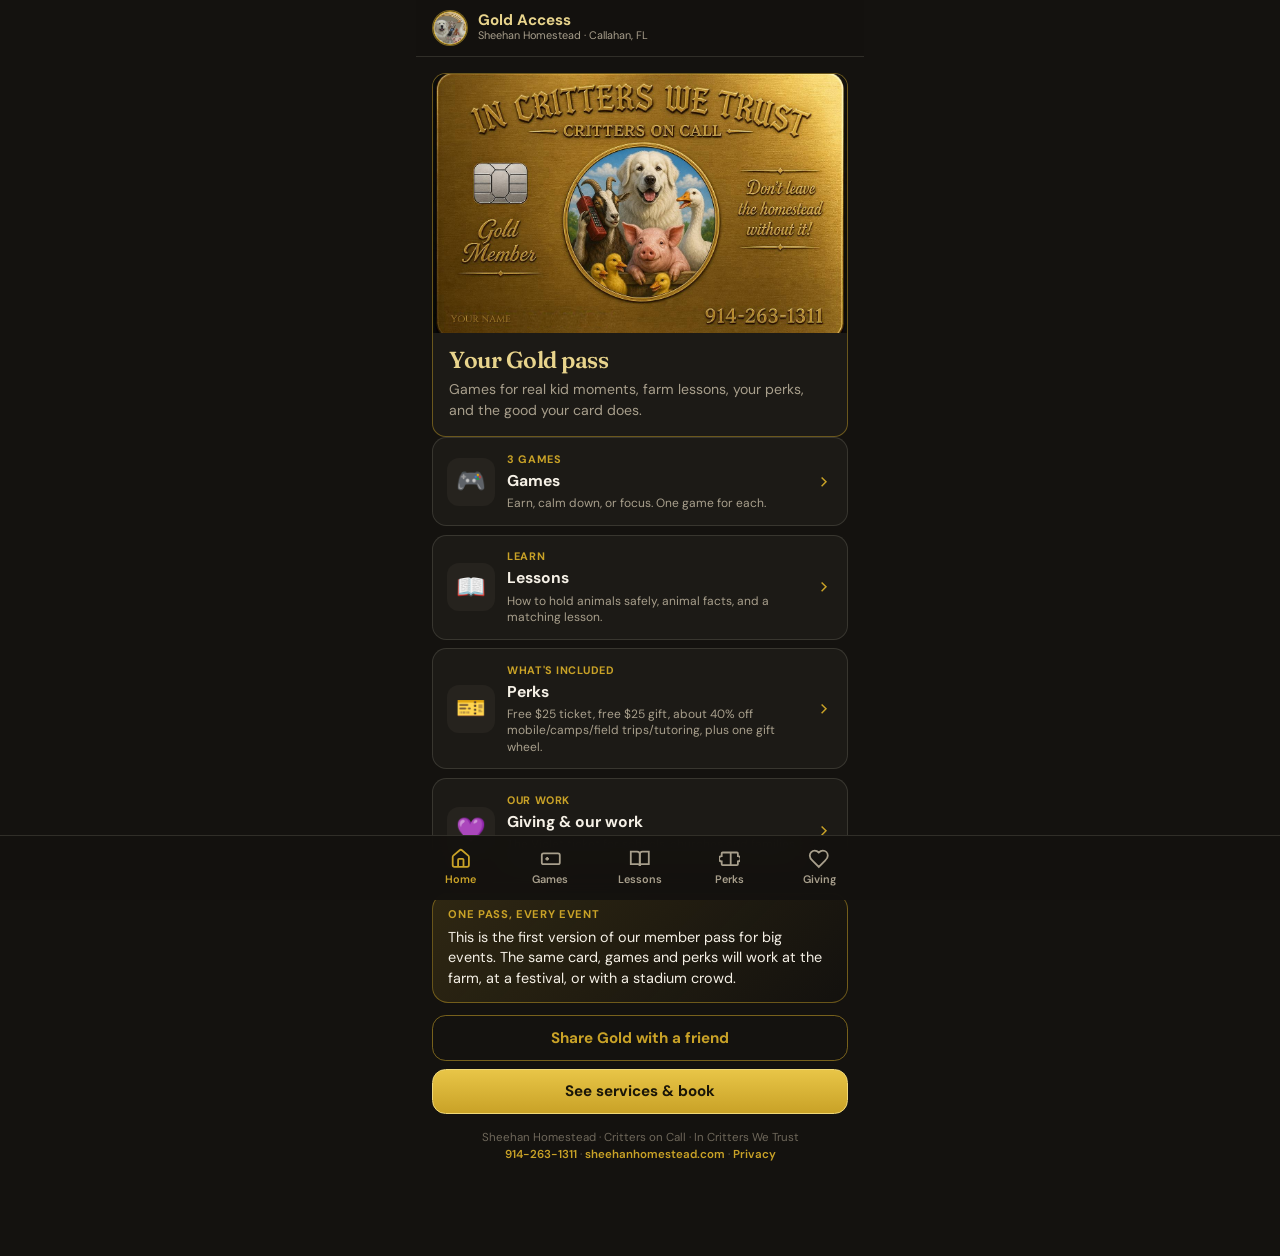
<file: index.html>
<!DOCTYPE html>
<html lang="en">
<head>
<meta charset="UTF-8" />
<meta name="viewport" content="width=device-width, initial-scale=1, viewport-fit=cover" />
<meta name="theme-color" content="#c9a227" />
<meta name="description" content="Sheehan Homestead Gold — three farm games, animal lessons, member perks (~40% off mobile, camps, field trips, tutoring), and one gift wheel. Callahan, FL." />
<meta property="og:title" content="Gold · Sheehan Homestead" />
<meta property="og:description" content="Play, learn, spin & share. Gifted farm fun from Critters on Call." />
<meta property="og:image" content="assets/gold-card.jpg" />
<title>Gold · Sheehan Homestead</title>
<link rel="icon" type="image/png" href="assets/pyrenees-logo.png" />
<link rel="manifest" href="manifest.webmanifest" />
<link rel="apple-touch-icon" href="assets/icons/apple-touch-icon.png" />
<meta name="apple-mobile-web-app-capable" content="yes" />
<meta name="mobile-web-app-capable" content="yes" />
<meta name="apple-mobile-web-app-title" content="Gold" />
<meta name="apple-mobile-web-app-status-bar-style" content="black-translucent" />
<link rel="preconnect" href="https://fonts.googleapis.com" />
<link rel="preconnect" href="https://fonts.gstatic.com" crossorigin />
<link href="https://fonts.googleapis.com/css2?family=DM+Sans:ital,opsz,wght@0,9..40,400;0,9..40,500;0,9..40,600;0,9..40,700;1,9..40,400&family=Fraunces:ital,opsz,wght@0,9..144,500;0,9..144,600;0,9..144,700;1,9..144,500&display=swap" rel="stylesheet" />
<link rel="stylesheet" href="css/styles.css?v=7" />
</head>
<body>
<div class="app">
  <header class="site-header">
    <div class="site-header-inner">
      <a class="brand" href="#home" data-nav="home">
        <img class="brand-logo" src="assets/pyrenees-logo.png" alt="" width="36" height="36" />
        <span>
          <span class="brand-title">Gold Access</span>
          <span class="brand-sub">Sheehan Homestead · Callahan, FL</span>
        </span>
      </a>
    </div>
  </header>

  <main class="main">
    <div class="stack">
      <div class="gift-banner" id="gift-banner" role="status">
        <div class="kicker">Personal gift</div>
        <h2 id="gift-title">Gifted to Miss Lisa</h2>
        <p id="gift-note">A gift from Sheehan Homestead. This Gold access is yours: play, learn, spin, and share with a friend.</p>
        <a class="btn btn-primary btn-block" id="gift-cta" href="#wheels" data-nav="wheels" hidden style="margin-top:0.6rem">Spin your wheel</a>
      </div>

      <!-- HOME: four clean tiles, each with a cliff note. Click to drill down. -->
      <section class="panel is-on" id="panel-home" aria-label="Home">
        <div class="hero-card">
          <img src="assets/gold-card.jpg" alt="Critters on Call Gold membership card" width="1200" height="760" />
          <div class="hero-body">
            <h1>Your Gold pass</h1>
            <p class="lede">Games for real kid moments, farm lessons, your perks, and the good your card does.</p>
          </div>
        </div>
        <a class="door" href="#games" data-nav="games">
          <span class="door-emoji" aria-hidden="true">🎮</span>
          <span class="door-body">
            <span class="door-tag">3 games</span><span class="door-title">Games</span>
            <span class="door-desc">Earn, calm down, or focus. One game for each.</span>
          </span>
          <svg class="door-chevron" viewBox="0 0 24 24" fill="none" stroke="currentColor" stroke-width="2" aria-hidden="true"><path d="m9 18 6-6-6-6"/></svg>
        </a>
        <a class="door" href="#lessons" data-nav="lessons">
          <span class="door-emoji" aria-hidden="true">📖</span>
          <span class="door-body">
            <span class="door-tag">Learn</span><span class="door-title">Lessons</span>
            <span class="door-desc">How to hold animals safely, animal facts, and a matching lesson.</span>
          </span>
          <svg class="door-chevron" viewBox="0 0 24 24" fill="none" stroke="currentColor" stroke-width="2" aria-hidden="true"><path d="m9 18 6-6-6-6"/></svg>
        </a>
        <a class="door" href="#perks" data-nav="perks">
          <span class="door-emoji" aria-hidden="true">🎫</span>
          <span class="door-body">
            <span class="door-tag">What's included</span><span class="door-title">Perks</span>
            <span class="door-desc">Free $25 ticket, free $25 gift, about 40% off mobile/camps/field trips/tutoring, plus one gift wheel.</span>
          </span>
          <svg class="door-chevron" viewBox="0 0 24 24" fill="none" stroke="currentColor" stroke-width="2" aria-hidden="true"><path d="m9 18 6-6-6-6"/></svg>
        </a>
        <a class="door" href="#giving" data-nav="giving">
          <span class="door-emoji" aria-hidden="true">💜</span>
          <span class="door-body">
            <span class="door-tag">Our work</span><span class="door-title">Giving &amp; our work</span>
            <span class="door-desc">The Violet ticket for schools, churches and families in need.</span>
          </span>
          <svg class="door-chevron" viewBox="0 0 24 24" fill="none" stroke="currentColor" stroke-width="2" aria-hidden="true"><path d="m9 18 6-6-6-6"/></svg>
        </a>
        <div class="strip">
          <div class="kicker">One pass, every event</div>
          <p>This is the first version of our member pass for big events. The same card, games and perks will work at the farm, at a festival, or with a stadium crowd.</p>
        </div>
        <div class="btn-row">
          <button class="btn btn-outline btn-block" type="button" id="share-home">Share Gold with a friend</button>
          <button class="btn btn-primary btn-block" type="button" data-contact="Book a service">See services &amp; book</button>
        </div>
        <p class="footer-tiny">Sheehan Homestead · Critters on Call · In Critters We Trust<br />
          <a href="tel:9142631311">914-263-1311</a> ·
          <a href="https://www.sheehanhomestead.com" target="_blank" rel="noopener">sheehanhomestead.com</a> ·
          <a href="privacy/">Privacy</a>
        </p>
      </section>

      <!-- GAMES: rendered from js/gold-config.js (3 core + 1 swap-in slot) -->
      <section class="panel" id="panel-games" aria-label="Games">
        <div class="section-head">
          <a class="back-up" href="#home" data-nav="home">← Home</a>
          <h2>Gold games</h2>
          <p>Pick the game for the moment: earn something, calm down, or focus.</p>
        </div>
        <div id="games-list"></div>
        <details class="fine">
          <summary>How earning works</summary>
          <p>Beat a game's score in one run and Stead Spin opens on that game. Prizes are real and claimed in person at the farm, like a petting zoo visit or a farm gift. Show the screen.</p>
          <p><a href="#wheels" data-nav="wheels">Your gift wheel →</a></p>
        </details>
        <p class="footer-tiny"><a href="https://code4crittersoncallapps.github.io/critters-play/" target="_blank" rel="noopener">More games in the free Critters Play arcade</a> (Ducks to Bed and more)</p>
      </section>

      <!-- LESSONS -->
      <section class="panel" id="panel-lessons" aria-label="Lessons">
        <div class="section-head">
          <a class="back-up" href="#home" data-nav="home">← Home</a>
          <h2>Lessons</h2>
          <p>Short, real farm lessons. Read them before a visit and the animals will thank you.</p>
        </div>
        <a class="door" href="#hold" data-nav="hold">
          <span class="door-emoji" aria-hidden="true">🤲</span>
          <span class="door-body">
            <span class="door-tag">Safety first</span><span class="door-title">How to hold animals safely</span>
            <span class="door-desc">Goats, bunnies, chickens, ducks, piglets and more, step by step.</span>
          </span>
          <svg class="door-chevron" viewBox="0 0 24 24" fill="none" stroke="currentColor" stroke-width="2" aria-hidden="true"><path d="m9 18 6-6-6-6"/></svg>
        </a>
        <a class="door" href="#facts" data-nav="facts">
          <span class="door-emoji" aria-hidden="true">📚</span>
          <span class="door-body">
            <span class="door-tag">25 facts</span><span class="door-title">Animal facts</span>
            <span class="door-desc">25 true, kid-friendly facts from our Callahan herd.</span>
          </span>
          <svg class="door-chevron" viewBox="0 0 24 24" fill="none" stroke="currentColor" stroke-width="2" aria-hidden="true"><path d="m9 18 6-6-6-6"/></svg>
        </a>
        <a class="door" href="https://code4crittersoncallapps.github.io/critters-play/critter-match.html" target="_blank" rel="noopener">
          <span class="door-emoji" aria-hidden="true">🎯</span>
          <span class="door-body">
            <span class="door-tag">Matching</span><span class="door-title">Matching lesson: Critter Match</span>
            <span class="door-desc">Match our animals to learn their names and faces.</span>
          </span>
          <svg class="door-chevron" viewBox="0 0 24 24" fill="none" stroke="currentColor" stroke-width="2" aria-hidden="true"><path d="M7 17 17 7M8 7h9v9"/></svg>
        </a>
      </section>

      <!-- PERKS: wording from the Gold talk track (bdr/scripts/06_gold_card_pitch.md) and pricing.html -->
      <section class="panel" id="panel-perks" aria-label="Perks">
        <div class="section-head">
          <a class="back-up" href="#home" data-nav="home">← Home</a>
          <h2>What's included in Gold</h2>
          <p>Show your Gold screen at the farm or mention it when you book.</p>
        </div>
        <button class="door" type="button" data-contact="Gold: free $25 farm ticket">
          <span class="door-emoji" aria-hidden="true">🎟️</span>
          <span class="door-body">
            <span class="door-tag">Included</span><span class="door-title">Free $25 farm ticket</span>
            <span class="door-desc">A free 2-person farm visit (our $25 Visit Us ticket). Tap to claim.</span>
          </span>
          <svg class="door-chevron" viewBox="0 0 24 24" fill="none" stroke="currentColor" stroke-width="2" aria-hidden="true"><path d="m9 18 6-6-6-6"/></svg>
        </button>
        <button class="door" type="button" data-contact="Gold: free $25 farm gift">
          <span class="door-emoji" aria-hidden="true">🎁</span>
          <span class="door-body">
            <span class="door-tag">Included</span><span class="door-title">Free $25 farm gift</span>
            <span class="door-desc">A $25 farm gift credit. Tap to arrange pickup.</span>
          </span>
          <svg class="door-chevron" viewBox="0 0 24 24" fill="none" stroke="currentColor" stroke-width="2" aria-hidden="true"><path d="m9 18 6-6-6-6"/></svg>
        </button>
        <button class="door" type="button" data-contact="Gold: ~40% off mobile, camps, field trips, tutoring">
          <span class="door-emoji" aria-hidden="true">🚚</span>
          <span class="door-body">
            <span class="door-tag">Member pricing</span><span class="door-title">About 40% off mobile, camps, field trips &amp; tutoring</span>
            <span class="door-desc">Mobile services, camps, field trips, and heavier tutoring support packages.</span>
          </span>
          <svg class="door-chevron" viewBox="0 0 24 24" fill="none" stroke="currentColor" stroke-width="2" aria-hidden="true"><path d="m9 18 6-6-6-6"/></svg>
        </button>
        <details class="fine">
          <summary>The fine print</summary>
          <p>Mobile visits: 25% off services and 50% off travel, which works out to about 40% off a typical visit.</p>
          <p>Same member pricing idea on camps, field trips, and heavier tutoring support packages. Ask us for your exact member price.</p>
          <p>Joining for $50? The $50 goes toward your next mobile or farm booking.</p>
          <p>Founding Gold: the first 1,000 people who spend $1 or more get a numbered Founding card.</p>
        </details>
        <a class="door" href="#wheels" data-nav="wheels">
          <span class="door-emoji" aria-hidden="true">🎡</span>
          <span class="door-body">
            <span class="door-tag">1 gift wheel · 1 spin a month</span><span class="door-title">Your gift wheel</span>
            <span class="door-desc">Stead Spin. Send a spin to a friend.</span>
          </span>
          <svg class="door-chevron" viewBox="0 0 24 24" fill="none" stroke="currentColor" stroke-width="2" aria-hidden="true"><path d="m9 18 6-6-6-6"/></svg>
        </a>
      </section>

      <!-- GIVING / OUR WORK -->
      <section class="panel" id="panel-giving" aria-label="Giving and our work">
        <div class="section-head">
          <a class="back-up" href="#home" data-nav="home">← Home</a>
          <h2>Giving &amp; our work</h2>
          <p>Your Gold card helps us bring animals to kids who don't get to see them.</p>
        </div>
        <button class="door" type="button" data-contact="Violet ticket for a school, church, or family in need">
          <span class="door-emoji" aria-hidden="true">💜</span>
          <span class="door-body">
            <span class="door-tag">Giving</span><span class="door-title">Violet ticket</span>
            <span class="door-desc">Named for our daughter, Violet. A discounted rate for schools, churches and families in need.</span>
          </span>
          <svg class="door-chevron" viewBox="0 0 24 24" fill="none" stroke="currentColor" stroke-width="2" aria-hidden="true"><path d="m9 18 6-6-6-6"/></svg>
        </button>
        <button class="door" type="button" data-contact="Tell me about your services">
          <span class="door-emoji" aria-hidden="true">🌳</span>
          <span class="door-body">
            <span class="door-tag">Our work</span><span class="door-title">The work we do</span>
            <span class="door-desc">Mobile petting zoos, farm visits, STEM on Call classes, homeschool, camps and calm bunny visits for seniors.</span>
          </span>
          <svg class="door-chevron" viewBox="0 0 24 24" fill="none" stroke="currentColor" stroke-width="2" aria-hidden="true"><path d="m9 18 6-6-6-6"/></svg>
        </button>
        <a class="door" href="sms:9142631311">
          <span class="door-emoji" aria-hidden="true">💬</span>
          <span class="door-body">
            <span class="door-tag">Refer</span><span class="door-title">Know a school or church?</span>
            <span class="door-desc">Text us at 914-263-1311 and we'll reach out.</span>
          </span>
          <svg class="door-chevron" viewBox="0 0 24 24" fill="none" stroke="currentColor" stroke-width="2" aria-hidden="true"><path d="m9 18 6-6-6-6"/></svg>
        </a>
      </section>

      <!-- HOLD -->
      <section class="panel" id="panel-hold" aria-label="How to hold">
        <div class="section-head">
          <a class="back-up" href="#lessons" data-nav="lessons">← Lessons</a>
          <h2>How to hold the animals</h2>
          <p>Calm voice. Soft hands. Always with a grown-up nearby. Same protocol we teach helpers on Critters on Call.</p>
        </div>
        <div id="hold-list"></div>
      </section>

      <!-- FACTS -->
      <section class="panel" id="panel-facts" aria-label="Facts">
        <div class="section-head">
          <a class="back-up" href="#lessons" data-nav="lessons">← Lessons</a>
          <h2>25 farm animal facts</h2>
          <p>Real herd knowledge from Sheehan Homestead — goats, ducks, Pyrenees, chickens, bunnies, and more.</p>
        </div>
        <div id="facts-list"></div>
      </section>

      <!-- WHEELS: one gift wheel (Stead Spin). One spin per month on this device. -->
      <section class="panel" id="panel-wheels" aria-label="Your gift wheel">
        <div class="section-head">
          <a class="back-up" href="#perks" data-nav="perks">← Perks</a>
          <h2>Your gift wheel</h2>
          <p>One gift wheel. Gold members get one spin every month. Prizes are claimed in person at the farm.</p>
        </div>
        <a class="door" href="https://code4crittersoncallapps.github.io/critters-on-call/giving-wheel/" target="_blank" rel="noopener" id="gift-door">
          <span class="door-emoji" aria-hidden="true">🎁</span>
          <span class="door-body">
            <span class="door-tag" id="gift-status">1 spin this month</span><span class="door-title">Gift wheel · Stead Spin</span>
            <span class="door-desc">16 chances to win farm gifts and tickets.</span>
          </span>
          <svg class="door-chevron" viewBox="0 0 24 24" fill="none" stroke="currentColor" stroke-width="2" aria-hidden="true"><path d="M7 17 17 7M8 7h9v9"/></svg>
        </a>
        <div class="send-card">
          <div class="kicker">Send a wheel</div>
          <p>Give someone their own spin on the gift wheel. They get a link with their name on it.</p>
          <label class="field-label" for="send-name">Their first name</label>
          <input class="field" id="send-name" type="text" maxlength="40" autocomplete="off" placeholder="e.g. Jake" />
          <button class="btn btn-primary btn-block" type="button" id="send-btn">Send a gift wheel</button>
          <p class="send-out" id="send-out" hidden></p>
        </div>
        <p class="footer-tiny">One spin per month on this device · Free Spin doesn't count · honor system</p>
      </section>
    </div>
  </main>


  <div class="contact-sheet" id="contact-sheet" hidden>
    <button type="button" class="contact-sheet-backdrop" id="contact-close-bg" aria-label="Close"></button>
    <div class="contact-sheet-panel" role="dialog" aria-modal="true" aria-labelledby="contact-sheet-title">
      <div class="contact-sheet-grab" aria-hidden="true"></div>
      <h2 id="contact-sheet-title">How do you want to reach us?</h2>
      <p class="contact-sheet-sub" id="contact-sheet-sub">Pick email, call or text, WhatsApp, Facebook, or booking help.</p>
      <a class="door" id="contact-email" href="#"><span class="door-emoji" aria-hidden="true">✉️</span><span class="door-body"><span class="door-title">Email</span><span class="door-desc">sheehanhomestead@gmail.com</span></span></a>
      <a class="door" id="contact-call" href="tel:9142631311"><span class="door-emoji" aria-hidden="true">📞</span><span class="door-body"><span class="door-title">Call</span><span class="door-desc">914-263-1311</span></span></a>
      <a class="door" id="contact-text" href="sms:9142631311"><span class="door-emoji" aria-hidden="true">💬</span><span class="door-body"><span class="door-title">Text</span><span class="door-desc">914-263-1311</span></span></a>
      <a class="door" id="contact-wa" href="https://wa.me/19142631311" target="_blank" rel="noopener"><span class="door-emoji" aria-hidden="true">🟢</span><span class="door-body"><span class="door-title">WhatsApp</span><span class="door-desc">Message us on WhatsApp</span></span></a>
      <a class="door" id="contact-fb" href="https://www.facebook.com/profile.php?id=61556795506312" target="_blank" rel="noopener"><span class="door-emoji" aria-hidden="true">📘</span><span class="door-body"><span class="door-title">Facebook DM</span><span class="door-desc">Message Sheehan Homestead</span></span></a>
      <a class="door" id="contact-help" href="https://www.sheehanhomestead.com/booking-help" target="_blank" rel="noopener"><span class="door-emoji" aria-hidden="true">🧾</span><span class="door-body"><span class="door-title">Booking help page</span><span class="door-desc">sheehanhomestead.com/booking-help</span></span></a>
      <button class="btn btn-ghost btn-block" type="button" id="contact-close">Not now</button>
    </div>
  </div>
  <nav class="bottom-nav" aria-label="Primary">
    <div class="bottom-nav-inner">
      <a class="nav-link is-active" href="#home" data-nav="home">
        <svg viewBox="0 0 24 24" fill="none" stroke="currentColor" stroke-width="2" aria-hidden="true"><path d="M15 21v-8a1 1 0 0 0-1-1h-4a1 1 0 0 0-1 1v8"/><path d="M3 10a2 2 0 0 1 .709-1.528l7-5.999a2 2 0 0 1 2.582 0l7 5.999A2 2 0 0 1 21 10v9a2 2 0 0 1-2 2H5a2 2 0 0 1-2-2z"/></svg>
        Home
      </a>
      <a class="nav-link" href="#games" data-nav="games">
        <svg viewBox="0 0 24 24" fill="none" stroke="currentColor" stroke-width="2" aria-hidden="true"><rect x="2" y="6" width="20" height="12" rx="2"/><path d="M6 12h4M8 10v4M15 11h.01M18 13h.01"/></svg>
        Games
      </a>
      <a class="nav-link" href="#lessons" data-nav="lessons">
        <svg viewBox="0 0 24 24" fill="none" stroke="currentColor" stroke-width="2" aria-hidden="true"><path d="M2 4h7a3 3 0 0 1 3 3v13a2 2 0 0 0-2-2H2z"/><path d="M22 4h-7a3 3 0 0 0-3 3v13a2 2 0 0 1 2-2h8z"/></svg>
        Lessons
      </a>
      <a class="nav-link" href="#perks" data-nav="perks">
        <svg viewBox="0 0 24 24" fill="none" stroke="currentColor" stroke-width="2" aria-hidden="true"><path d="M3 9a2 2 0 0 0 0 6v3a1 1 0 0 0 1 1h16a1 1 0 0 0 1-1v-3a2 2 0 0 0 0-6V6a1 1 0 0 0-1-1H4a1 1 0 0 0-1 1z"/><path d="M13 5v14"/></svg>
        Perks
      </a>
      <a class="nav-link" href="#giving" data-nav="giving">
        <svg viewBox="0 0 24 24" fill="none" stroke="currentColor" stroke-width="2" aria-hidden="true"><path d="M19 14c1.49-1.46 3-3.21 3-5.5A5.5 5.5 0 0 0 16.5 3c-1.76 0-3 .5-4.5 2-1.5-1.5-2.74-2-4.5-2A5.5 5.5 0 0 0 2 8.5c0 2.3 1.5 4.05 3 5.5l7 7Z"/></svg>
        Giving
      </a>
    </div>
  </nav>
</div>
<div class="share-toast" id="share-toast" role="status">Link copied</div>

<script>
if ("serviceWorker" in navigator) {
  window.addEventListener("load", function () { navigator.serviceWorker.register("sw.js", { scope: "./" }).catch(function () {}); });
}
</script>
<script src="js/gold-config.js?v=7"></script>
<script>
(function () {
  var PLAY = "https://code4crittersoncallapps.github.io/critters-play/";
  var SERVICES = "https://www.sheehanhomestead.com/services";

  /* Personalized gift: ?for=Lisa → Miss Lisa. Share URL stays generic (no ?for=). */
  function giftNameFromParam(raw) {
    if (!raw) return null;
    var s = String(raw).trim().replace(/[+_]/g, " ").slice(0, 40);
    if (!s) return null;
    return s.replace(/\b\w/g, function (c) { return c.toUpperCase(); });
  }
  var params = new URLSearchParams(location.search);
  var forName = giftNameFromParam(params.get("for"));
  var giftBanner = document.getElementById("gift-banner");
  if (forName) {
    var pretty = /^lisa$/i.test(forName) ? "Miss Lisa" : (/^miss\s/i.test(forName) ? forName : "Miss " + forName);
    document.getElementById("gift-title").textContent = "Gifted to " + pretty;
    document.getElementById("gift-note").textContent =
      "A gift from Sheehan Homestead. This Gold access is yours: play, learn, spin, and share with a friend.";
    var sentWheel = params.get("wheel");
    if (sentWheel === "gift" || sentWheel === "referral") {
      document.getElementById("gift-title").textContent = forName + ", a Gold member sent you a spin";
      document.getElementById("gift-note").textContent =
        "Your spin on the Stead Spin gift wheel is ready. Prizes are claimed in person at Sheehan Homestead.";
      var cta = document.getElementById("gift-cta");
      cta.hidden = false;
      cta.removeAttribute("data-nav");
      cta.href = "https://code4crittersoncallapps.github.io/critters-on-call/giving-wheel/";
      cta.target = "_blank"; cta.rel = "noopener";
      cta.textContent = "Spin your gift wheel";
      pretty = forName;
    }
    giftBanner.classList.add("is-on");
    document.title = "Gold for " + pretty + " · Sheehan Homestead";
  }

  function genericShareUrl() {
    var u = new URL(location.href);
    u.search = "";
    u.hash = "";
    /* Prefer clean live path without query */
    return u.origin + u.pathname.replace(/index\.html$/, "");
  }

  async function shareGold() {
    var url = genericShareUrl();
    var title = "Gold · Sheehan Homestead";
    var text = "Play farm games, learn how to hold the animals, read 25 facts, and spin a prize — from Sheehan Homestead / Critters on Call.";
    try {
      if (navigator.share) {
        await navigator.share({ title: title, text: text, url: url });
        toast("Shared");
        return;
      }
    } catch (e) {
      if (e && e.name === "AbortError") return;
    }
    try {
      await navigator.clipboard.writeText(url);
      toast("Link copied");
    } catch (e2) {
      prompt("Copy this Gold link:", url);
    }
  }
  function toast(msg) {
    var el = document.getElementById("share-toast");
    el.textContent = msg;
    el.classList.add("is-on");
    clearTimeout(toast._t);
    toast._t = setTimeout(function () { el.classList.remove("is-on"); }, 1800);
  }
  document.getElementById("share-home").addEventListener("click", shareGold);

  /* Gold games, from js/gold-config.js */
  (function renderGames() {
    var list = document.getElementById("games-list");
    var games = window.GOLD_GAMES || [];
    var base = window.GOLD_PLAY || PLAY;
    var chev = '<svg class="door-chevron" viewBox="0 0 24 24" fill="none" stroke="currentColor" stroke-width="2" aria-hidden="true"><path d="M7 17 17 7M8 7h9v9"/></svg>';
    function esc(t) { return String(t).replace(/[&<>"]/g, function (c) { return { "&": "&amp;", "<": "&lt;", ">": "&gt;", '"': "&quot;" }[c]; }); }
    games.forEach(function (g) {
      var live = g.status === "live" && g.href;
      var icon = g.thumb
        ? '<img class="door-thumb" src="' + esc(g.thumb) + '" alt="" width="48" height="48" />'
        : '<span class="door-emoji" aria-hidden="true">' + esc(g.emoji || "🎮") + "</span>";
      var body =
        icon +
        '<span class="door-body">' +
        '<span class="door-tag tone-' + esc(g.tone || "soon") + '">' + esc(g.problem) + "</span>" +
        '<span class="door-title">' + esc(g.title) + "</span>" +
        '<span class="door-solves">' + esc(g.solves) + "</span>" +
        '<span class="door-desc">' + esc(g.note) + "</span>" +
        "</span>";
      var el;
      if (live) {
        el = document.createElement("a");
        el.href = /^https?:/.test(g.href) ? g.href : base + g.href;
        el.target = "_blank";
        el.rel = "noopener";
        el.innerHTML = body + chev;
      } else {
        el = document.createElement("div");
        el.setAttribute("aria-disabled", "true");
        el.innerHTML = body;
      }
      el.className = "door door-game" + (live ? "" : " is-soon");
      el.setAttribute("data-game", g.id);
      list.appendChild(el);
    });
  })();

  /* Monthly gift-wheel lock (device localStorage, Eastern time month). ?reset=1 clears it. */
  var GIFT_KEY = "gold_gift_spin_month_v1";
  function monthKey(d) {
    try {
      var p = new Intl.DateTimeFormat("en-CA", { timeZone: "America/New_York", year: "numeric", month: "2-digit" }).formatToParts(d || new Date());
      var y = "", m = "";
      p.forEach(function (x) { if (x.type === "year") y = x.value; if (x.type === "month") m = x.value; });
      return y + "-" + m;
    } catch (e) { var n = d || new Date(); return n.getFullYear() + "-" + String(n.getMonth() + 1).padStart(2, "0"); }
  }
  function nextMonthName() {
    var n = new Date(); var d = new Date(n.getFullYear(), n.getMonth() + 1, 1);
    return d.toLocaleString("en-US", { month: "long" });
  }
  function usedThisMonth(key) { try { return localStorage.getItem(key) === monthKey(); } catch (e) { return false; } }
  function markUsed(key) { try { localStorage.setItem(key, monthKey()); } catch (e) {} }
  if (params.get("reset") === "1") { try { localStorage.removeItem(GIFT_KEY); } catch (e) {} }
  function syncWheelStatus() {
    var g = usedThisMonth(GIFT_KEY);
    var gs = document.getElementById("gift-status");
    if (gs) gs.textContent = g ? "Spun this month · next in " + nextMonthName() : "1 spin this month";
    var gd = document.getElementById("gift-door");
    if (gd) gd.classList.toggle("is-used", g);
  }
  window.GoldWheels = { used: usedThisMonth, mark: markUsed, sync: syncWheelStatus, GIFT_KEY: GIFT_KEY, nextMonthName: nextMonthName };
  syncWheelStatus();
  document.getElementById("gift-door").addEventListener("click", function (e) {
    if (usedThisMonth(GIFT_KEY)) {
      e.preventDefault();
      toast("Gift wheel used this month · next in " + nextMonthName());
      return;
    }
    markUsed(GIFT_KEY);
    setTimeout(syncWheelStatus, 50);
  });

  /* Send a gift wheel: ?for=Name&wheel=gift */
  document.getElementById("send-btn").addEventListener("click", async function () {
    var raw = document.getElementById("send-name").value.trim().slice(0, 40);
    var out = document.getElementById("send-out");
    if (!raw) { toast("Add their first name"); document.getElementById("send-name").focus(); return; }
    var url = genericShareUrl() + "?for=" + encodeURIComponent(raw) + "&wheel=gift";
    var text = raw + ", you've got a spin on the Sheehan Homestead gift wheel. Prizes are claimed at the farm.";
    out.hidden = false;
    out.textContent = url;
    try {
      if (navigator.share) { await navigator.share({ title: "A spin for " + raw, text: text, url: url }); toast("Sent"); return; }
    } catch (e) { if (e && e.name === "AbortError") return; }
    try { await navigator.clipboard.writeText(url); toast("Link copied · paste it in a text"); }
    catch (e2) { prompt("Copy this link:", url); }
  });

  /* Contact sheet for booking / perk CTAs (no GitHub booking forms) */
  var contactSheet = document.getElementById("contact-sheet");
  function openContact(topic) {
    var sub = document.getElementById("contact-sheet-sub");
    sub.textContent = topic
      ? ("About: " + topic + ". Pick email, call or text, WhatsApp, Facebook, or booking help.")
      : "Pick email, call or text, WhatsApp, Facebook, or booking help.";
    var mail = document.getElementById("contact-email");
    var subj = encodeURIComponent(topic || "Gold membership");
    var body = encodeURIComponent("Hi — I'm a Gold member (or interested in Gold).\n\nTopic: " + (topic || "general") + "\n\n");
    mail.href = "mailto:sheehanhomestead@gmail.com?subject=" + subj + "&body=" + body;
    var sms = document.getElementById("contact-text");
    sms.href = "sms:9142631311?&body=" + encodeURIComponent((topic || "Gold") + " — ");
    var wa = document.getElementById("contact-wa");
    wa.href = "https://wa.me/19142631311?text=" + encodeURIComponent((topic || "Gold") + " — ");
    contactSheet.hidden = false;
    document.body.classList.add("sheet-open");
  }
  function closeContact() {
    contactSheet.hidden = true;
    document.body.classList.remove("sheet-open");
  }
  document.querySelectorAll("[data-contact]").forEach(function (el) {
    el.addEventListener("click", function (e) {
      e.preventDefault();
      openContact(el.getAttribute("data-contact") || "");
    });
  });
  document.getElementById("contact-close").addEventListener("click", closeContact);
  document.getElementById("contact-close-bg").addEventListener("click", closeContact);

  /* Tabs */
  var panels = ["home", "games", "lessons", "perks", "giving", "hold", "facts", "wheels"];
  /* Sub-panels light up their parent tab */
  var NAV_PARENT = { hold: "lessons", facts: "lessons", wheels: "perks" };
  function showPanel(id) {
    if (panels.indexOf(id) < 0) id = "home";
    panels.forEach(function (p) {
      var el = document.getElementById("panel-" + p);
      if (el) el.classList.toggle("is-on", p === id);
    });
    document.querySelectorAll(".nav-link").forEach(function (a) {
      a.classList.toggle("is-active", a.getAttribute("data-nav") === (NAV_PARENT[id] || id));
    });
    window.scrollTo({ top: 0, behavior: "smooth" });
  }
  function navFromHash() {
    var h = (location.hash || "#home").replace(/^#/, "") || "home";
    showPanel(panels.indexOf(h) >= 0 ? h : "home");
  }
  document.querySelectorAll("[data-nav]").forEach(function (el) {
    el.addEventListener("click", function (e) {
      var id = el.getAttribute("data-nav");
      if (!id) return;
      e.preventDefault();
      /* keep ?for= in search; panel lives in hash */
      var qs = forName ? ("?for=" + encodeURIComponent(params.get("for")) + (params.get("wheel") ? "&wheel=" + encodeURIComponent(params.get("wheel")) : "")) : "";
      history.replaceState(null, "", qs + "#" + id);
      showPanel(id);
    });
  });
  window.addEventListener("hashchange", navFromHash);
  navFromHash();

  /* How to hold */
  var HOLDS = [
    { emoji: "🐐", tag: "Goats · Nigerian Dwarf", title: "Scoop chest + caboose",
      steps: [
        "Stand beside the goat — calm voice, no chasing.",
        "Slide one arm under the chest (behind the front legs).",
        "Support the hindquarters (the caboose) with your other arm.",
        "Hold close to your body. Set rear feet down first.",
        "Latch pens — these little escape artists love an open gate."
      ],
      never: "Never lift by horns, collar, or tail. Never drag." },
    { emoji: "🐰", tag: "Bunnies", title: "Chest + hindquarters",
      steps: [
        "Sit or kneel so you're low and calm.",
        "Support the chest with one hand.",
        "Cup the hindquarters (caboose) with the other — backs are delicate.",
        "Hold close to your body. Soft pets on back or head.",
        "Set rear feet first, then front — never drop."
      ],
      never: "Never pick up by the ears. Never dangle. Never chase." },
    { emoji: "🐔", tag: "Chickens", title: "Both hands, wings tucked",
      steps: [
        "Approach slowly from the side — no dive-bombs.",
        "Use both hands. Tuck wings gently against the body.",
        "Support the feet from underneath.",
        "Keep the bird upright and close to you.",
        "Set down gently inside the pen."
      ],
      never: "Never one-handed wing grabs. Never by the beak or feet alone." },
    { emoji: "🦆", tag: "Ducks", title: "Wings in, belly support",
      steps: [
        "Corral gently — ducks prefer a calm scoop to a chase.",
        "Both hands: wings tucked, belly and feet supported.",
        "Keep the head free; don't squeeze the chest hard.",
        "Carry low and steady to the pen or pond edge.",
        "Feet down first on soft ground or shallow water edge."
      ],
      never: "Never swing by the wings or neck. No one-hand grabs." },
    { emoji: "🐷", tag: "Piglets", title: "Football hold (belly up support)",
      steps: [
        "Kneel. Let the piglet settle — they wriggle when scared.",
        "Scoop under the belly with both arms / a secure football hold.",
        "Support the chest and hind so they can't reverse out.",
        "Keep them close; talk soft. Short carries only.",
        "Set all four feet down together on solid ground."
      ],
      never: "Never by the ears, tail, or a single leg. No dangling." },
    { emoji: "🐹", tag: "Guinea pigs", title: "Two-hand scoop",
      steps: [
        "Cup both hands under the belly — full body support.",
        "Keep them against your chest so they feel secure.",
        "Move slow; guinea pigs startle at sudden lifts.",
        "Pet gently on the back once settled.",
        "Return to a soft, enclosed spot — no high drops."
      ],
      never: "Never squeeze. Never drop from height. Never grab by scruff alone." },
    { emoji: "🐑", tag: "Sheep / lambs (when on visit)", title: "Chest + rump, stay low",
      steps: [
        "Kneel or crouch — don't try a high lift.",
        "Arm under chest, other hand supporting the rump.",
        "Keep the head free and the body level.",
        "Short, calm carries to a pen or photo spot.",
        "Feet down together; give them a second to stand."
      ],
      never: "Never by the wool alone or by horns. No dragging." }
  ];
  var holdList = document.getElementById("hold-list");
  HOLDS.forEach(function (h) {
    var steps = h.steps.map(function (s) { return "<li>" + s + "</li>"; }).join("");
    holdList.innerHTML +=
      '<article class="hold-card">' +
      '<div class="emoji">' + h.emoji + '</div>' +
      '<div class="tag">' + h.tag + '</div>' +
      '<h3>' + h.title + '</h3>' +
      '<ol class="hold-steps">' + steps + '</ol>' +
      '<div class="hold-never"><strong>Never:</strong> ' + h.never.replace(/^Never:\s*/i, "") + "</div>" +
      "</article>";
  });

  /* 25 kid-friendly facts */
  var FACTS = [
    { e: "🐐", t: "Goats", title: "Boys corral travel set", body: "A set of four boy goats often travel together for Critters on Call visits — about 30–40 lb each." },
    { e: "🐐", t: "Goats", title: "Nigerian Dwarf standouts", body: "Our Nigerian Dwarf goats are S-tier for kid-friendly farm visits — small, calm, and easy to hold." },
    { e: "🐐", t: "Goats", title: "Clever goats", body: "Some goats are very smart — watch the clever ones. They figure out gates before you do." },
    { e: "🐐", t: "Goats", title: "Not every goat travels", body: "In some trios, only one goat is comfortable going off-farm. The others prefer to stay home." },
    { e: "🐰", t: "Bunnies", title: "Colony life", body: "Our rabbits live together in a bunny hut as a colony — social, not solo cages. Guests often rehome bunnies to us." },
    { e: "🐰", t: "Bunnies", title: "Teeth never stop", body: "A rabbit's teeth grow their whole life. They need hay, wood, or safe chew toys so teeth stay the right length." },
    { e: "🐰", t: "Bunnies", title: "Binkies mean happy", body: "A binky is a jump-twist-kick in the air. When a bunny does that, they're excited and happy!" },
    { e: "🐰", t: "Bunnies", title: "The thump", body: "A hard hind-leg thump can mean danger or I'm upset. Listen with your eyes too." },
    { e: "🐰", t: "Bunnies", title: "About a dozen", body: "The homestead keeps roughly ~12 bunnies — soft, calm, and perfect for gentle hands." },
    { e: "🐰", t: "Bunnies", title: "Never by the ears", body: "Never pick up a bunny by the ears. Support the chest and the hindquarters — the caboose!" },
    { e: "🦆", t: "Ducks", title: "About ~20 ducks", body: "The homestead keeps about ~20 ducks — Pekin-heavy, plus runners, mallards, and Muscovy." },
    { e: "🦆", t: "Ducks", title: "Muscovy stars", body: "A Muscovy duck stars in Evade Elon. Muscovy pairs are easy for kids to remember on farm visits." },
    { e: "🦆", t: "Ducks", title: "Muscovies hiss", body: "Muscovy ducks hiss more than they quack — a fun fact kids learn in Critters Play." },
    { e: "🐔", t: "Chickens", title: "Serama, Silkie & RIR", body: "Petting-zoo chickens include tiny Serama show birds, fluffy Silkies, and classic Rhode Island Reds." },
    { e: "🐔", t: "Chickens", title: "About ~10 zoo chickens", body: "About ~10 petting-zoo chickens travel with Critters on Call and Ann-Marie's STEM framing." },
    { e: "🐔", t: "Chickens", title: "Silkies are fluffy", body: "Silkies are famous for fluffy feathers that feel like soft fur — kids love gentle pets." },
    { e: "🐕", t: "Pyrenees", title: "Lead guardian", body: "A Lead Guardian Great Pyrenees watches the red barn under the live oak — soft with kids, serious about the herd." },
    { e: "🐕", t: "Pyrenees", title: "Guardian trio", body: "A trio of Great Pyrenees guards the homestead. In Pyrenees Guard, kids unlock more guardian dogs as scores climb." },
    { e: "🐕", t: "Pyrenees", title: "Livestock guardians", body: "Great Pyrenees were bred to guard flocks. Soft with kids, serious about the herd — that's the homestead vibe." },
    { e: "🐷", t: "Piglets", title: "Meet the swine", body: "Piglet visits are a try-a-new-service favorite — curious noses, short cuddles, and lots of giggles." },
    { e: "🐹", t: "Guinea pigs", title: "Wheek for treats", body: "Guinea pigs often wheek (a happy squeak) when they hear food bags — they recognize routines fast." },
    { e: "🏡", t: "Homestead", title: "Callahan, Florida", body: "Sheehan Homestead sits at 44065 Cushman Road in Callahan, FL — an educational farm near Jacksonville." },
    { e: "🔬", t: "STEM", title: "STEM on Call", body: "Ann-Marie (STEM educator / COO) frames visits with STEM on Call; Critters on Call brings the mobile petting zoo to schools and communities." },
    { e: "🎫", t: "Gold", title: "Gold is membership + gift + ticket", body: "A Gold card is about membership value — farm gifts, tickets, and member pricing. Ask at the homestead or see services." },
    { e: "💛", t: "Heart", title: "In Critters We Trust", body: "Our motto: In Critters We Trust. Calm animals mean you're doing it right — respect them and treat them well." }
  ];
  var factsList = document.getElementById("facts-list");
  FACTS.forEach(function (f, i) {
    factsList.innerHTML +=
      '<article class="fact-card">' +
      '<span class="fact-num">' + (i + 1) + " / 25</span>" +
      '<div class="emoji">' + f.e + "</div>" +
      '<div class="tag">' + f.t + "</div>" +
      "<h3>" + f.title + "</h3>" +
      "<p>" + f.body + "</p>" +
      "</article>";
  });
})();
</script>
</body>
</html>
</file>
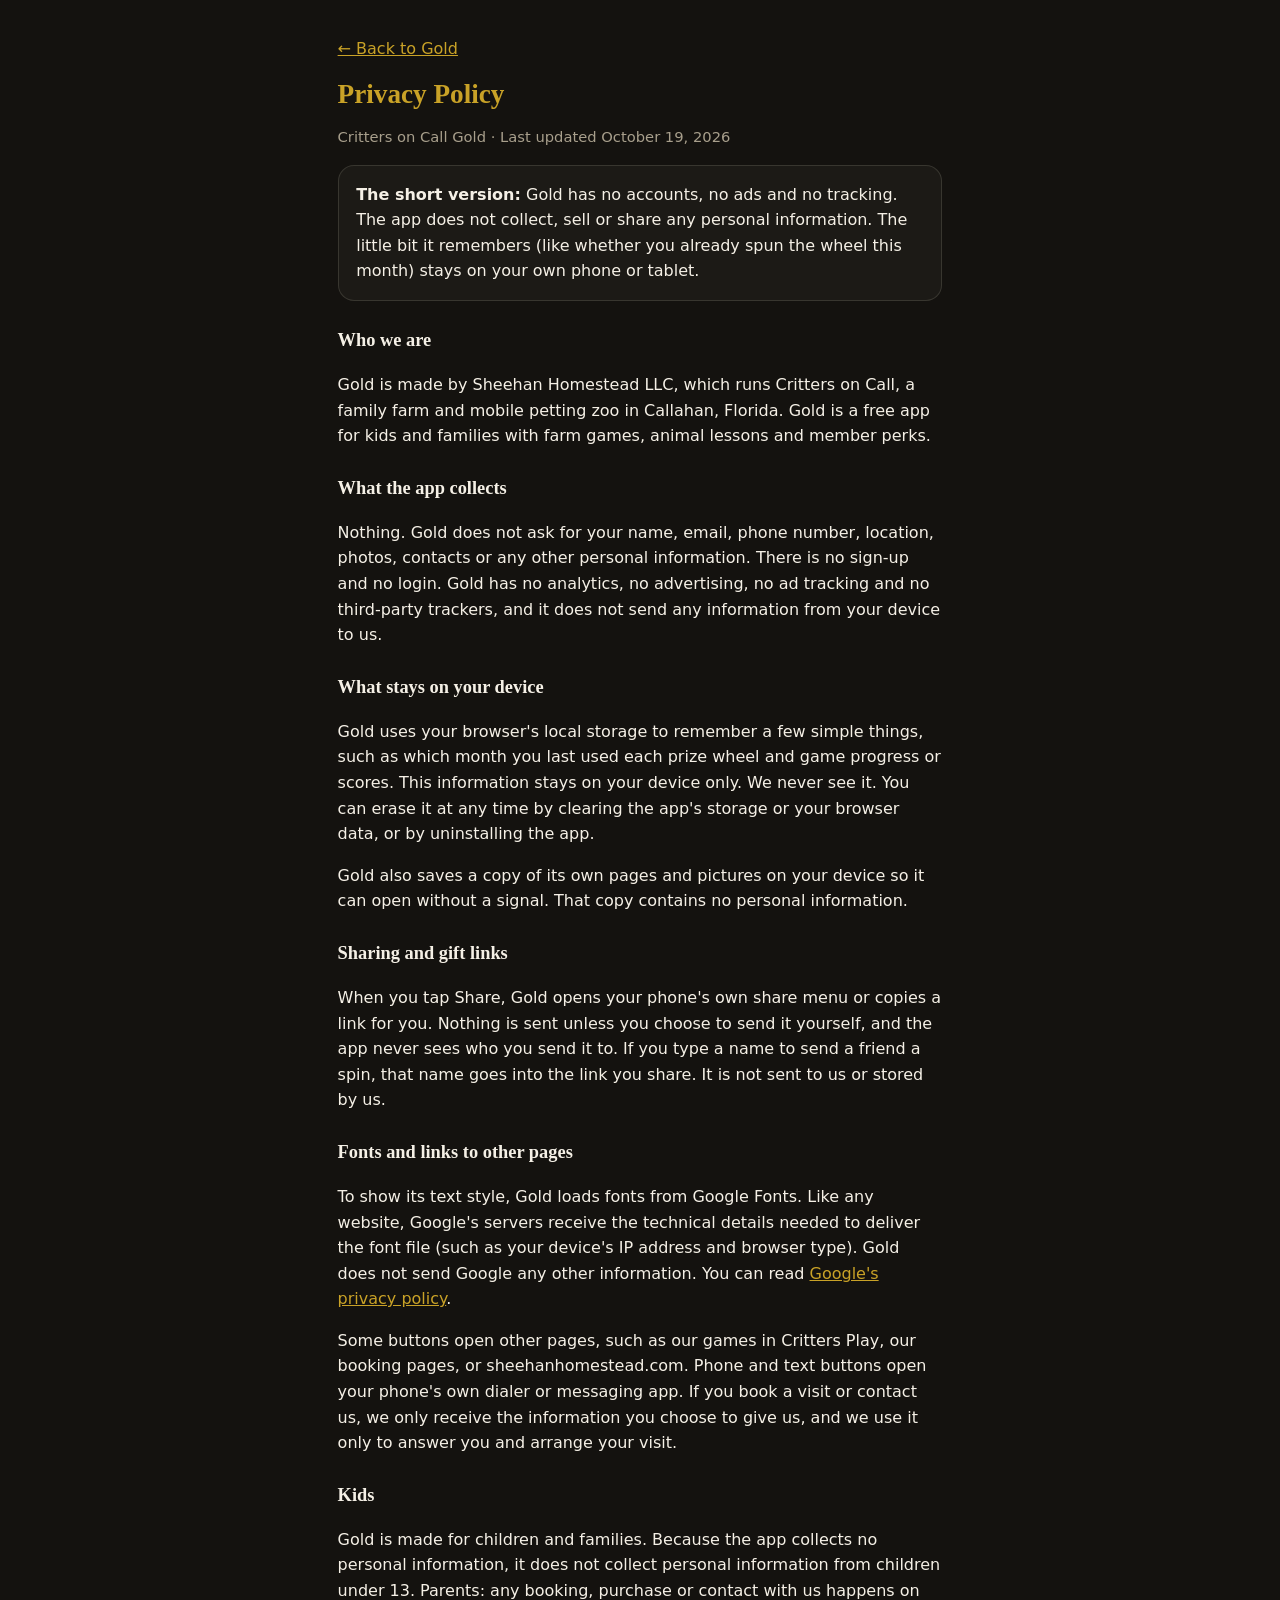
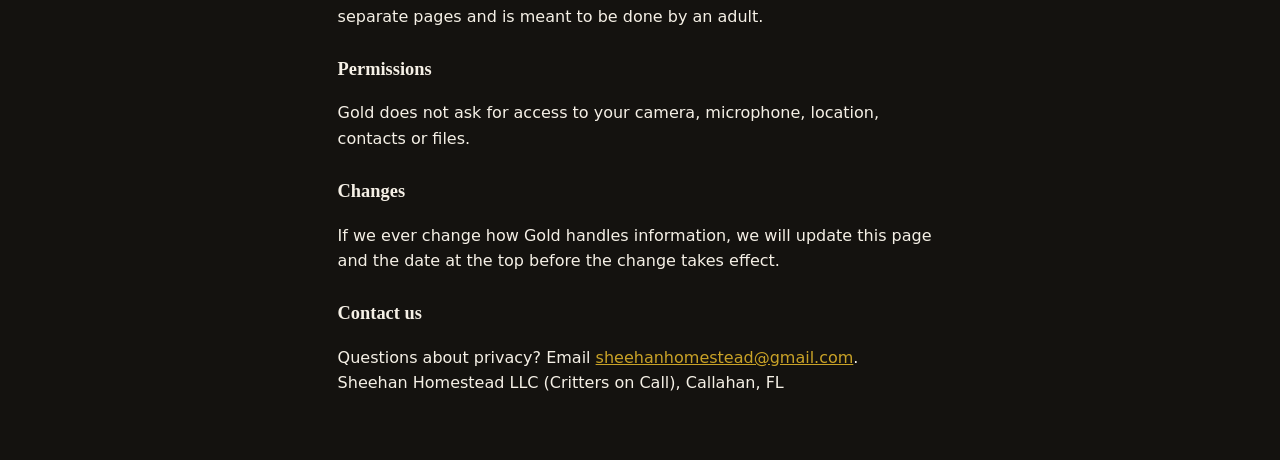
<file: privacy/index.html>
<!DOCTYPE html>
<html lang="en">
<head>
<meta charset="UTF-8" />
<meta name="viewport" content="width=device-width, initial-scale=1, viewport-fit=cover" />
<meta name="theme-color" content="#c9a227" />
<title>Privacy Policy · Critters on Call Gold</title>
<link rel="icon" type="image/png" href="../assets/pyrenees-logo.png" />
<link rel="manifest" href="../manifest.webmanifest" />
<style>
  :root { --gold:#c9a227; --bg:#14120f; --surface:#1c1a16; --fg:#f5f0e6; --muted:#a89f8c; --border:rgba(255,248,230,0.12); }
  * { box-sizing: border-box; }
  html, body { margin:0; background:var(--bg); color:var(--fg); font:16px/1.6 "DM Sans","Segoe UI",system-ui,sans-serif; }
  main { max-width: 40rem; margin: 0 auto; padding: calc(1.25rem + env(safe-area-inset-top,0px)) 1.1rem 3rem; }
  h1 { font-family: Georgia, serif; color: var(--gold); font-size: 1.7rem; line-height: 1.2; margin: 0.5rem 0 0.25rem; }
  h2 { font-family: Georgia, serif; font-size: 1.15rem; margin: 1.6rem 0 0.4rem; color: var(--fg); }
  p, li { color: var(--fg); }
  .muted { color: var(--muted); font-size: 0.92rem; }
  .card { background: var(--surface); border: 1px solid var(--border); border-radius: 1rem; padding: 1rem 1.1rem; margin-top: 1rem; }
  a { color: var(--gold); }
  ul { padding-left: 1.2rem; }
  code { background: rgba(255,255,255,0.06); padding: 0 0.3rem; border-radius: 0.3rem; }
</style>
</head>
<body>
<main>
  <p><a href="../">&larr; Back to Gold</a></p>
  <h1>Privacy Policy</h1>
  <p class="muted">Critters on Call Gold · Last updated October 19, 2026</p>

  <div class="card">
    <strong>The short version:</strong> Gold has no accounts, no ads and no tracking. The app does not collect, sell or share any personal information. The little bit it remembers (like whether you already spun the wheel this month) stays on your own phone or tablet.
  </div>

  <h2>Who we are</h2>
  <p>Gold is made by Sheehan Homestead LLC, which runs Critters on Call, a family farm and mobile petting zoo in Callahan, Florida. Gold is a free app for kids and families with farm games, animal lessons and member perks.</p>

  <h2>What the app collects</h2>
  <p>Nothing. Gold does not ask for your name, email, phone number, location, photos, contacts or any other personal information. There is no sign-up and no login. Gold has no analytics, no advertising, no ad tracking and no third-party trackers, and it does not send any information from your device to us.</p>

  <h2>What stays on your device</h2>
  <p>Gold uses your browser's local storage to remember a few simple things, such as which month you last used each prize wheel and game progress or scores. This information stays on your device only. We never see it. You can erase it at any time by clearing the app's storage or your browser data, or by uninstalling the app.</p>
  <p>Gold also saves a copy of its own pages and pictures on your device so it can open without a signal. That copy contains no personal information.</p>

  <h2>Sharing and gift links</h2>
  <p>When you tap Share, Gold opens your phone's own share menu or copies a link for you. Nothing is sent unless you choose to send it yourself, and the app never sees who you send it to. If you type a name to send a friend a spin, that name goes into the link you share. It is not sent to us or stored by us.</p>

  <h2>Fonts and links to other pages</h2>
  <p>To show its text style, Gold loads fonts from Google Fonts. Like any website, Google's servers receive the technical details needed to deliver the font file (such as your device's IP address and browser type). Gold does not send Google any other information. You can read <a href="https://policies.google.com/privacy" target="_blank" rel="noopener">Google's privacy policy</a>.</p>
  <p>Some buttons open other pages, such as our games in Critters Play, our booking pages, or sheehanhomestead.com. Phone and text buttons open your phone's own dialer or messaging app. If you book a visit or contact us, we only receive the information you choose to give us, and we use it only to answer you and arrange your visit.</p>

  <h2>Kids</h2>
  <p>Gold is made for children and families. Because the app collects no personal information, it does not collect personal information from children under 13. Parents: any booking, purchase or contact with us happens on separate pages and is meant to be done by an adult.</p>

  <h2>Permissions</h2>
  <p>Gold does not ask for access to your camera, microphone, location, contacts or files.</p>

  <h2>Changes</h2>
  <p>If we ever change how Gold handles information, we will update this page and the date at the top before the change takes effect.</p>

  <h2>Contact us</h2>
  <p>Questions about privacy? Email <a href="mailto:sheehanhomestead@gmail.com">sheehanhomestead@gmail.com</a>.<br />
  Sheehan Homestead LLC (Critters on Call), Callahan, FL</p>
</main>
</body>
</html>
</file>
<file: css/styles.css>
:root {
  --gold: #c9a227;
  --gold-hover: #b89120;
  --gold-soft: rgba(201, 162, 39, 0.15);
  --gold-ring: rgba(201, 162, 39, 0.45);
  --ink: #0f0e0c;
  --bg: #14120f;
  --surface: #1c1a16;
  --surface-2: #26231e;
  --border: rgba(255, 248, 230, 0.12);
  --fg: #f5f0e6;
  --muted: #a89f8c;
  --subtle: #6e675a;
  --accent: #e8d48c;
  --forest: #4C6458;
  --forest-deep: #3A4F45;
  --cream: #F3EEE4;
  --ok: #6a9e6a;
  --radius: 1rem;
  --max: 28rem;
  --safe-b: env(safe-area-inset-bottom, 0px);
  --safe-t: env(safe-area-inset-top, 0px);
  --font: "DM Sans", "Segoe UI", system-ui, sans-serif;
  --display: "Fraunces", Georgia, serif;
}
*, *::before, *::after { box-sizing: border-box; }
html { -webkit-text-size-adjust: 100%; scroll-behavior: smooth; }
html, body {
  margin: 0; min-height: 100dvh;
  background: var(--bg); color: var(--fg);
  font-family: var(--font); font-size: 16px; line-height: 1.45;
  -webkit-font-smoothing: antialiased;
}
img { max-width: 100%; display: block; }
a { color: inherit; text-decoration: none; }
button { font: inherit; color: inherit; cursor: pointer; border: 0; background: none; }
h1, h2, h3 { font-family: var(--display); font-weight: 600; letter-spacing: -0.02em; margin: 0; }
p { margin: 0; }

.app {
  display: flex; flex-direction: column;
  min-height: 100dvh; max-width: var(--max); margin: 0 auto;
  padding-bottom: calc(4.25rem + var(--safe-b));
}
.site-header {
  position: sticky; top: 0; z-index: 40;
  border-bottom: 1px solid var(--border);
  background: rgba(20, 18, 15, 0.96);
  backdrop-filter: blur(12px);
  padding-top: var(--safe-t);
}
.site-header-inner {
  display: flex; align-items: center; gap: 0.5rem;
  height: 2.75rem; padding: 0 0.85rem;
}
@media (min-width: 480px) {
  .site-header-inner { height: 3.5rem; padding: 0 1rem; gap: 0.65rem; }
}
.brand { display: flex; align-items: center; gap: 0.65rem; min-width: 0; }
.brand-logo {
  width: 1.85rem; height: 1.85rem; border-radius: 999px;
  border: 1px solid rgba(201,162,39,0.5); object-fit: cover; background: var(--surface-2);
}
@media (min-width: 480px) {
  .brand-logo { width: 2.25rem; height: 2.25rem; }
}
.brand-title { display: block; font-weight: 700; font-size: 0.95rem; color: var(--accent); line-height: 1.1; }
.brand-sub { display: block; font-size: 0.68rem; color: var(--muted); }

.main { padding: 0.65rem 0.85rem 1.5rem; flex: 1; }
.stack { display: flex; flex-direction: column; gap: 0.65rem; }
@media (min-width: 480px) {
  .main { padding: 1rem 1rem 1.5rem; }
  .stack { gap: 1rem; }
}


.gift-banner {
  display: none;
  border-radius: 0.9rem;
  border: 2px solid rgba(201,162,39,0.7);
  background: linear-gradient(145deg, #3a2e12, #1c1810);
  padding: 0.9rem 1rem;
  text-align: center;
}
.gift-banner.is-on { display: block; }
.gift-banner .kicker {
  font-size: 0.68rem; font-weight: 800; letter-spacing: 0.08em;
  text-transform: uppercase; color: var(--gold); margin-bottom: 0.25rem;
}
.gift-banner h2 { font-size: 1.15rem; color: #fff; }
.gift-banner p { font-size: 0.82rem; color: var(--muted); margin-top: 0.35rem; line-height: 1.4; }

.hero-card {
  border-radius: 0.85rem; overflow: hidden;
  border: 1px solid rgba(201,162,39,0.45);
  background: var(--surface);
}
.hero-card img {
  width: 100%; height: 6.5rem; max-height: 28vw;
  aspect-ratio: auto; object-fit: cover; object-position: center 35%;
}
.hero-body { padding: 0.45rem 0.7rem 0.55rem; }
.hero-body h1 { font-size: 1.05rem; color: var(--accent); line-height: 1.15; }
.hero-body .lede {
  font-size: 0.72rem; color: var(--muted); margin-top: 0.15rem; line-height: 1.3;
  display: -webkit-box; -webkit-line-clamp: 2; -webkit-box-orient: vertical; overflow: hidden;
}

.pill-row { display: flex; flex-wrap: wrap; gap: 0.3rem; margin-top: 0.45rem; }
.pill {
  font-size: 0.62rem; font-weight: 700; letter-spacing: 0.04em; text-transform: uppercase;
  padding: 0.2rem 0.45rem; border-radius: 999px;
  border: 1px solid rgba(201,162,39,0.4); color: var(--gold); background: var(--gold-soft);
}

@media (min-width: 480px) {
  .hero-card img { height: auto; max-height: none; aspect-ratio: 16/10; }
  .hero-body { padding: 0.9rem 1rem 1rem; }
  .hero-body h1 { font-size: 1.45rem; }
  .hero-body .lede {
    font-size: 0.88rem; margin-top: 0.35rem; line-height: 1.45;
    display: block; -webkit-line-clamp: unset; overflow: visible;
  }
  .pill-row { gap: 0.4rem; margin-top: 0.75rem; }
  .pill { padding: 0.28rem 0.55rem; font-size: 0.68rem; }
}

.panel { display: none; }
.panel.is-on { display: block; }

.section-head { margin-bottom: 0.85rem; }
.section-head h2 { font-size: 1.25rem; color: var(--accent); }
.section-head p { font-size: 0.82rem; color: var(--muted); margin-top: 0.25rem; line-height: 1.4; }

.door {
  display: flex; align-items: center; gap: 0.75rem;
  padding: 0.85rem 0.9rem; margin-bottom: 0.55rem;
  border-radius: 0.9rem; border: 1px solid var(--border);
  background: var(--surface); transition: border-color 0.15s;
}
.door:hover, .door:focus-visible { border-color: var(--gold-ring); outline: none; }
.door-emoji {
  width: 3rem; height: 3rem; border-radius: 0.75rem;
  display: grid; place-items: center; font-size: 1.5rem;
  background: var(--surface-2); flex-shrink: 0;
}
.door-thumb {
  width: 3rem; height: 3rem; border-radius: 0.75rem; object-fit: cover;
  border: 1px solid rgba(201,162,39,0.35); flex-shrink: 0;
}
.door-body { flex: 1; min-width: 0; }
.door-title { display: block; font-weight: 700; font-size: 0.98rem; color: var(--fg); }
.door-desc { display: block; font-size: 0.75rem; color: var(--muted); margin-top: 0.15rem; line-height: 1.35; }
.door-chevron { width: 1.1rem; height: 1.1rem; color: var(--gold); flex-shrink: 0; }

.hold-card, .fact-card {
  background: var(--surface); border: 1px solid var(--border);
  border-radius: 0.9rem; padding: 1rem; margin-bottom: 0.65rem;
}
.hold-card .emoji, .fact-card .emoji { font-size: 1.75rem; margin-bottom: 0.35rem; }
.hold-card .tag, .fact-card .tag {
  font-size: 0.68rem; font-weight: 800; letter-spacing: 0.08em; text-transform: uppercase;
  color: #9dca9d; margin-bottom: 0.3rem;
}
.hold-card h3, .fact-card h3 { font-size: 1.05rem; color: var(--accent); margin-bottom: 0.45rem; }
.hold-steps { margin: 0; padding-left: 1.15rem; }
.hold-steps li { font-size: 0.88rem; color: var(--fg); margin: 0.35rem 0; line-height: 1.4; }
.hold-never {
  margin-top: 0.65rem; font-size: 0.78rem; color: #e8c4bc;
  padding: 0.55rem 0.65rem; border-radius: 0.65rem;
  background: rgba(196,92,74,0.12); border: 1px solid rgba(196,92,74,0.35);
}
.fact-card p { font-size: 0.9rem; color: var(--fg); line-height: 1.45; }
.fact-num {
  float: right; font-size: 0.68rem; font-weight: 800; color: var(--gold);
  letter-spacing: 0.04em;
}

.btn {
  display: inline-flex; align-items: center; justify-content: center;
  min-height: 2.85rem; padding: 0.65rem 1rem; border-radius: 0.85rem;
  font-weight: 700; font-size: 0.95rem; text-align: center;
  border: 1px solid transparent;
}
.btn-block { width: 100%; }
.btn-primary {
  background: linear-gradient(180deg, #e8c547, #c9a227);
  color: #1a1508; border-color: #f0d878;
}
.btn-primary:hover { background: linear-gradient(180deg, #f0d060, #b89120); }
.btn-primary:disabled, .btn-primary.is-locked { opacity: 0.55; cursor: not-allowed; }
.btn-outline {
  background: transparent; color: var(--gold);
  border-color: rgba(201,162,39,0.55);
}
.btn-ghost { background: var(--surface-2); color: var(--fg); border-color: var(--border); }
.btn-row { display: flex; flex-direction: column; gap: 0.5rem; margin-top: 0.75rem; }

.wheel-wrap {
  position: relative; width: min(18.5rem, 86vw); margin: 0.5rem auto 0.75rem;
  aspect-ratio: 1;
}
.wheel-pointer {
  position: absolute; top: -0.15rem; left: 50%; transform: translateX(-50%);
  z-index: 5; font-size: 1.35rem; color: var(--gold);
  text-shadow: 0 2px 4px rgba(0,0,0,0.5); line-height: 1;
}
.prize-wheel {
  width: 100%; height: 100%; border-radius: 50%;
  position: relative; overflow: hidden;
  background: var(--forest-deep);
  box-shadow:
    0 0 0 3px rgba(76,100,88,0.6),
    0 0 28px rgba(201,162,39,0.35),
    inset 0 0 0 2px rgba(0,0,0,0.35);
  transition: transform 4.2s cubic-bezier(0.12, 0.75, 0.12, 1);
}
.prize-wheel.is-spinning { pointer-events: none; }
.wheel-hub {
  position: absolute; inset: 22%; z-index: 3;
  border-radius: 50%; border: 2.5px solid #f0d878;
  background: #1a1508; overflow: hidden; padding: 0;
  box-shadow: inset 0 2px 4px rgba(255,255,255,0.2), 0 4px 14px rgba(0,0,0,0.35);
}
.wheel-hub img {
  width: 100%; height: 100%; object-fit: cover; object-position: center 42%;
  border-radius: 50%;
}
.wheel-slice {
  position: absolute; inset: 0;
  clip-path: polygon(50% 50%, 50% 0%, 100% 0%, 100% 50%);
  transform-origin: 50% 50%;
}
.wheel-label {
  position: absolute; left: 50%; top: 0;
  width: 50%; height: 50%;
  transform-origin: 0% 100%;
  pointer-events: none; z-index: 2;
}
.wheel-label span {
  position: absolute; top: 0.85rem; left: 50%;
  transform: translateX(-50%);
  width: 2.4rem; max-width: 42%;
  font-size: 0.42rem; font-weight: 800; line-height: 1.05;
  text-align: center; color: #1a1508;
}
.wheel-label.is-on-dark span { color: #F3EEE4; }
.wheel-label.is-premium span { color: #1a1508; font-weight: 900; }

.win-card {
  border-radius: 0.9rem; border: 2px solid rgba(201,162,39,0.65);
  background: linear-gradient(160deg, rgba(76,100,88,0.45), rgba(26,36,28,0.95));
  padding: 1rem; text-align: center; margin-top: 0.5rem;
}
.win-card .kicker {
  font-size: 0.68rem; font-weight: 800; letter-spacing: 0.08em;
  text-transform: uppercase; color: var(--gold);
}
.win-card h3 { font-size: 1.2rem; color: #fff; margin-top: 0.3rem; }
.win-card .value { font-size: 0.88rem; color: var(--gold); font-weight: 700; margin-top: 0.3rem; }
.win-card .note { font-size: 0.8rem; color: var(--muted); margin-top: 0.45rem; line-height: 1.4; }

.share-toast {
  position: fixed; left: 50%; bottom: calc(5rem + var(--safe-b));
  transform: translateX(-50%);
  background: #1a3d2e; border: 1px solid #3dd68caa; color: #fff;
  padding: 0.55rem 0.9rem; border-radius: 999px; font-size: 0.8rem; font-weight: 700;
  z-index: 80; opacity: 0; pointer-events: none; transition: opacity 0.2s;
}
.share-toast.is-on { opacity: 1; }

.bottom-nav {
  position: fixed; left: 0; right: 0; bottom: 0; z-index: 50;
  border-top: 1px solid var(--border);
  background: rgba(20, 18, 15, 0.97);
  backdrop-filter: blur(12px);
  padding-bottom: var(--safe-b);
}
.bottom-nav-inner {
  max-width: var(--max); margin: 0 auto;
  display: grid; grid-template-columns: repeat(4, 1fr);
  height: 4rem;
}
.nav-link {
  display: flex; flex-direction: column; align-items: center; justify-content: center;
  gap: 0.15rem; font-size: 0.68rem; font-weight: 600; color: var(--muted);
}
.nav-link svg { width: 1.35rem; height: 1.35rem; }
.nav-link.is-active { color: var(--gold); }
.footer-tiny {
  text-align: center; font-size: 0.72rem; color: var(--subtle); margin-top: 1rem;
}
.footer-tiny a { color: var(--gold); font-weight: 600; }

@media (prefers-reduced-motion: reduce) {
  .prize-wheel { transition-duration: 0.01ms !important; }
  html { scroll-behavior: auto; }
}

/* v4 Gold restructure: tags, cliff notes, drill-down, fine print, strip */
.door-tag { display: inline-block; align-self: flex-start; font-size: 0.68rem; font-weight: 700; letter-spacing: 0.05em; text-transform: uppercase; color: var(--gold); margin-bottom: 0.15rem; }
.door-tag.tone-earn { color: var(--gold); }
.door-tag.tone-calm { color: #8fc49a; }
.door-tag.tone-focus { color: #e79a74; }
.door-tag.tone-soon { color: var(--muted); }
.door-solves { display: block; font-size: 0.85rem; font-weight: 600; color: var(--fg); opacity: 0.9; margin-top: 0.1rem; }
.door-body { display: flex; flex-direction: column; }
.door.is-soon { opacity: 0.6; border-style: dashed; cursor: default; }
.back-up { display: inline-block; font-size: 0.85rem; font-weight: 600; color: var(--muted); text-decoration: none; margin-bottom: 0.35rem; }
.back-up:hover { color: var(--accent); }
.fine { background: var(--surface); border: 1px solid var(--border); border-radius: var(--radius); padding: 0.7rem 0.9rem; margin: 0.5rem 0; }
.fine summary { cursor: pointer; font-weight: 600; color: var(--accent); }
.fine p { margin: 0.55rem 0 0; font-size: 0.9rem; line-height: 1.45; color: var(--muted); }
.fine a { color: var(--accent); }
.strip { background: linear-gradient(135deg, var(--gold-soft), transparent); border: 1px solid var(--gold-ring); border-radius: var(--radius); padding: 0.8rem 0.95rem; margin: 0.6rem 0; }
.strip .kicker { font-size: 0.7rem; font-weight: 700; letter-spacing: 0.06em; text-transform: uppercase; color: var(--gold); }
.strip p { margin: 0.25rem 0 0; font-size: 0.9rem; line-height: 1.45; color: var(--fg); }
.bottom-nav-inner { grid-template-columns: repeat(5, 1fr); }

/* v5 two wheels + send a wheel */
.door.is-used { opacity: 0.7; }
.send-card { background: var(--surface); border: 1px solid var(--gold-ring); border-radius: var(--radius); padding: 0.9rem; margin: 0.6rem 0; }
.send-card .kicker { font-size: 0.7rem; font-weight: 700; letter-spacing: 0.06em; text-transform: uppercase; color: var(--gold); }
.send-card p { margin: 0.25rem 0 0.6rem; font-size: 0.9rem; color: var(--muted); line-height: 1.4; }
.field-label { display: block; font-size: 0.78rem; font-weight: 600; color: var(--muted); margin-bottom: 0.25rem; }
.field { width: 100%; min-height: 2.75rem; border-radius: 0.7rem; border: 1px solid var(--border); background: var(--surface-2); color: var(--fg); padding: 0 0.8rem; font: inherit; font-size: 1rem; }
.seg { display: flex; gap: 0.5rem; margin: 0.6rem 0; flex-wrap: wrap; }
.seg label { flex: 1; display: flex; align-items: center; gap: 0.4rem; font-size: 0.88rem; padding: 0.55rem 0.7rem; border: 1px solid var(--border); border-radius: 0.7rem; background: var(--surface-2); cursor: pointer; }
.send-out { font-size: 0.75rem; word-break: break-all; color: var(--accent); margin: 0.5rem 0 0 !important; }
.month-note { font-size: 0.85rem; color: var(--muted); text-align: center; margin: 0.5rem 0 0; }


/* v6 contact sheet + door buttons */
button.door {
  width: 100%; text-align: left; display: flex; align-items: center; gap: 0.75rem;
  background: var(--surface); border: 1px solid var(--border); border-radius: var(--radius);
  padding: 0.85rem 0.9rem; margin: 0.45rem 0; color: inherit; font: inherit; cursor: pointer;
}
button.door:hover { border-color: var(--gold-ring); }
body.sheet-open { overflow: hidden; }
.contact-sheet { position: fixed; inset: 0; z-index: 80; display: flex; align-items: flex-end; justify-content: center; }
.contact-sheet[hidden] { display: none !important; }
.contact-sheet-backdrop { position: absolute; inset: 0; background: rgba(0,0,0,0.55); border: 0; padding: 0; cursor: pointer; }
.contact-sheet-panel {
  position: relative; z-index: 1; width: min(28rem, 100%); max-height: min(92dvh, 40rem);
  overflow: auto; background: var(--bg); border: 1px solid var(--gold-ring);
  border-radius: 1.1rem 1.1rem 0 0; padding: 0.6rem 0.9rem calc(1rem + var(--safe-b));
  box-shadow: 0 -12px 40px rgba(0,0,0,0.45);
}
.contact-sheet-grab { width: 2.4rem; height: 0.28rem; border-radius: 99px; background: var(--border); margin: 0.25rem auto 0.7rem; }
.contact-sheet-panel h2 { font-size: 1.2rem; margin: 0 0 0.25rem; }
.contact-sheet-sub { color: var(--muted); font-size: 0.9rem; margin: 0 0 0.55rem; line-height: 1.4; }
</file>
